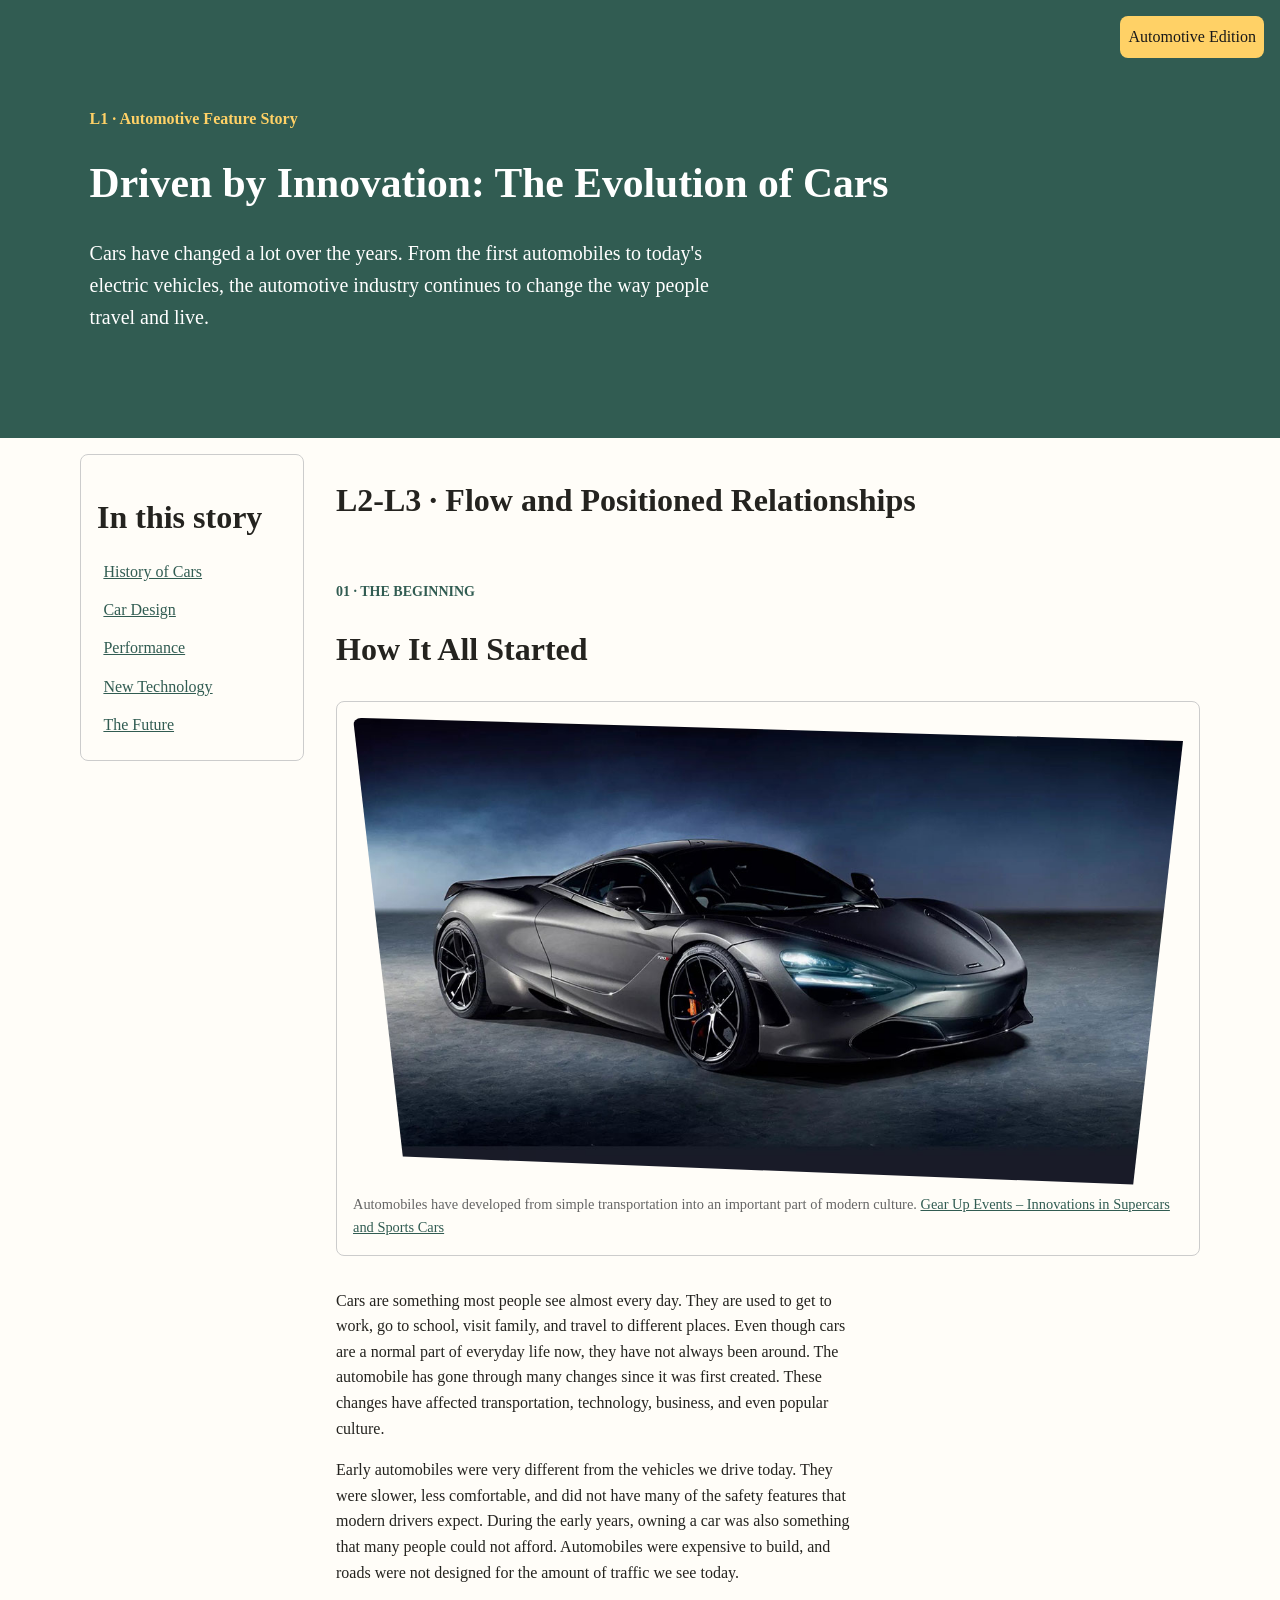
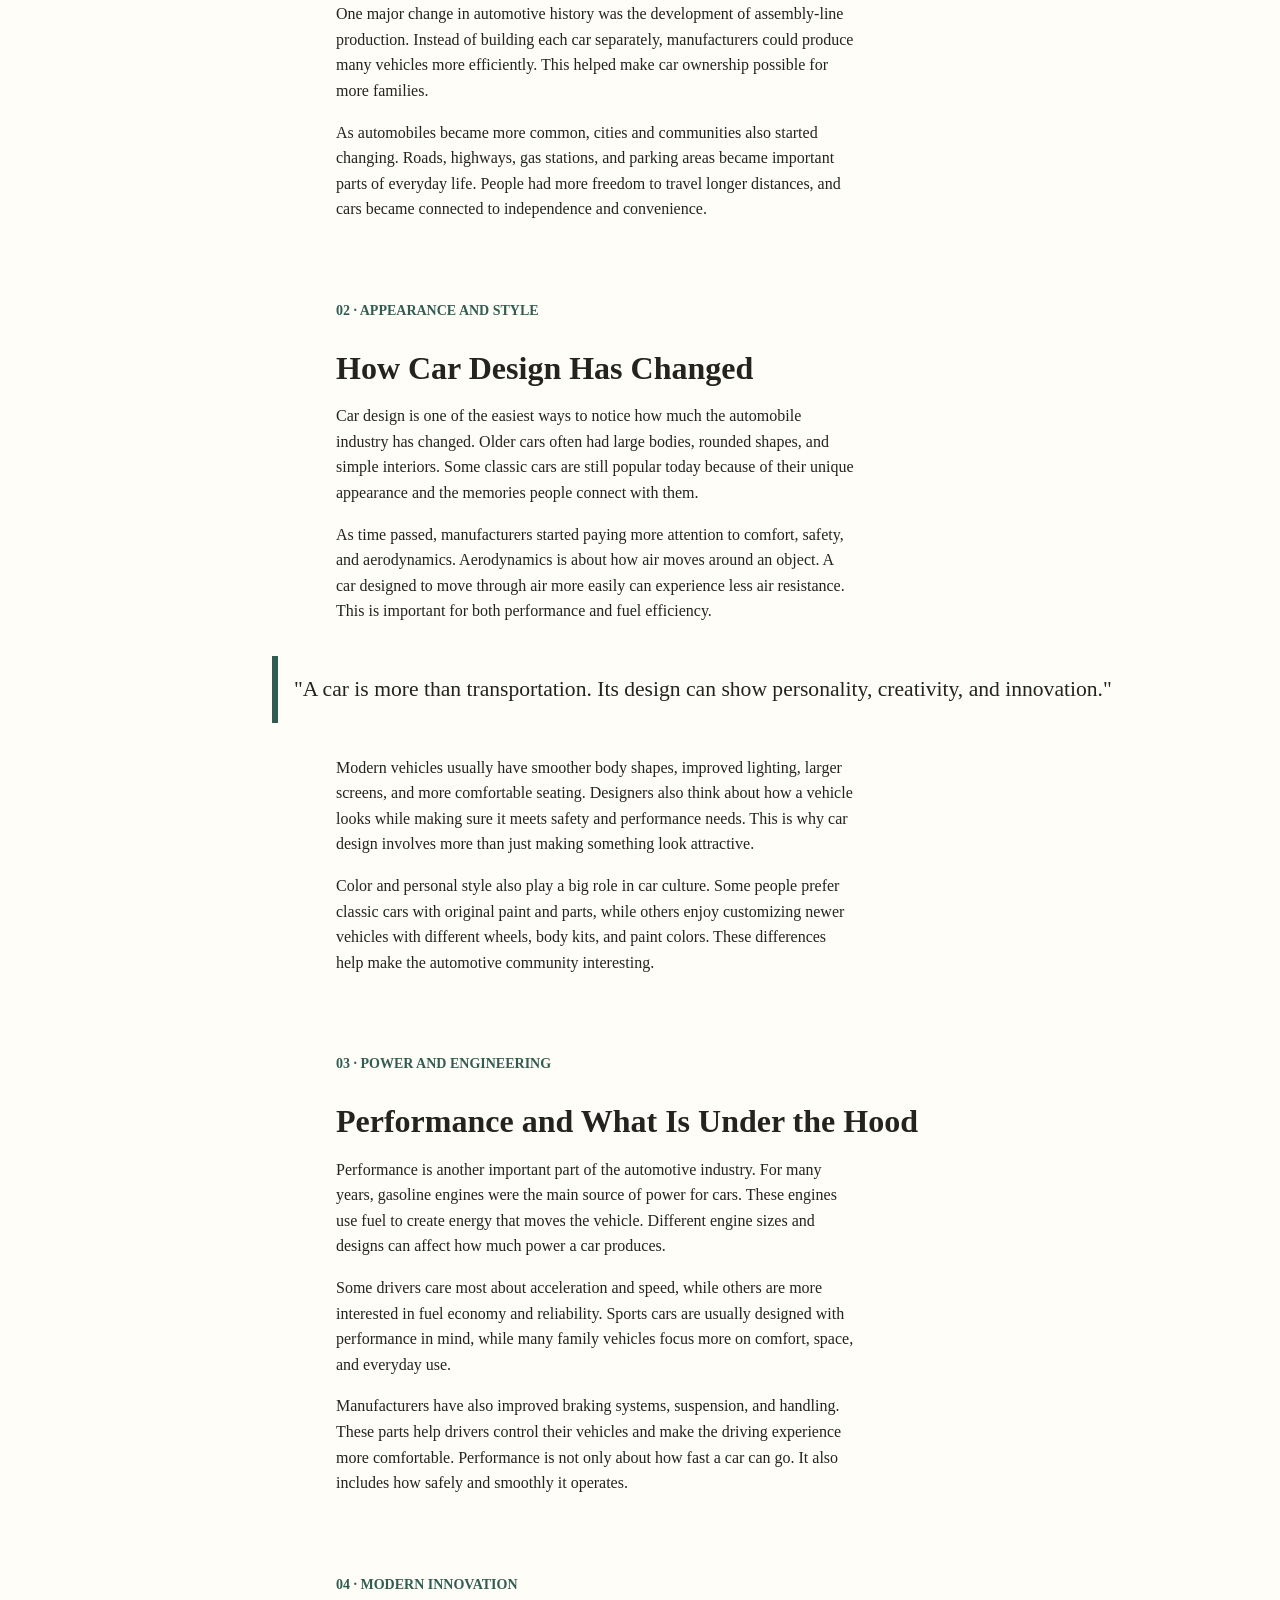
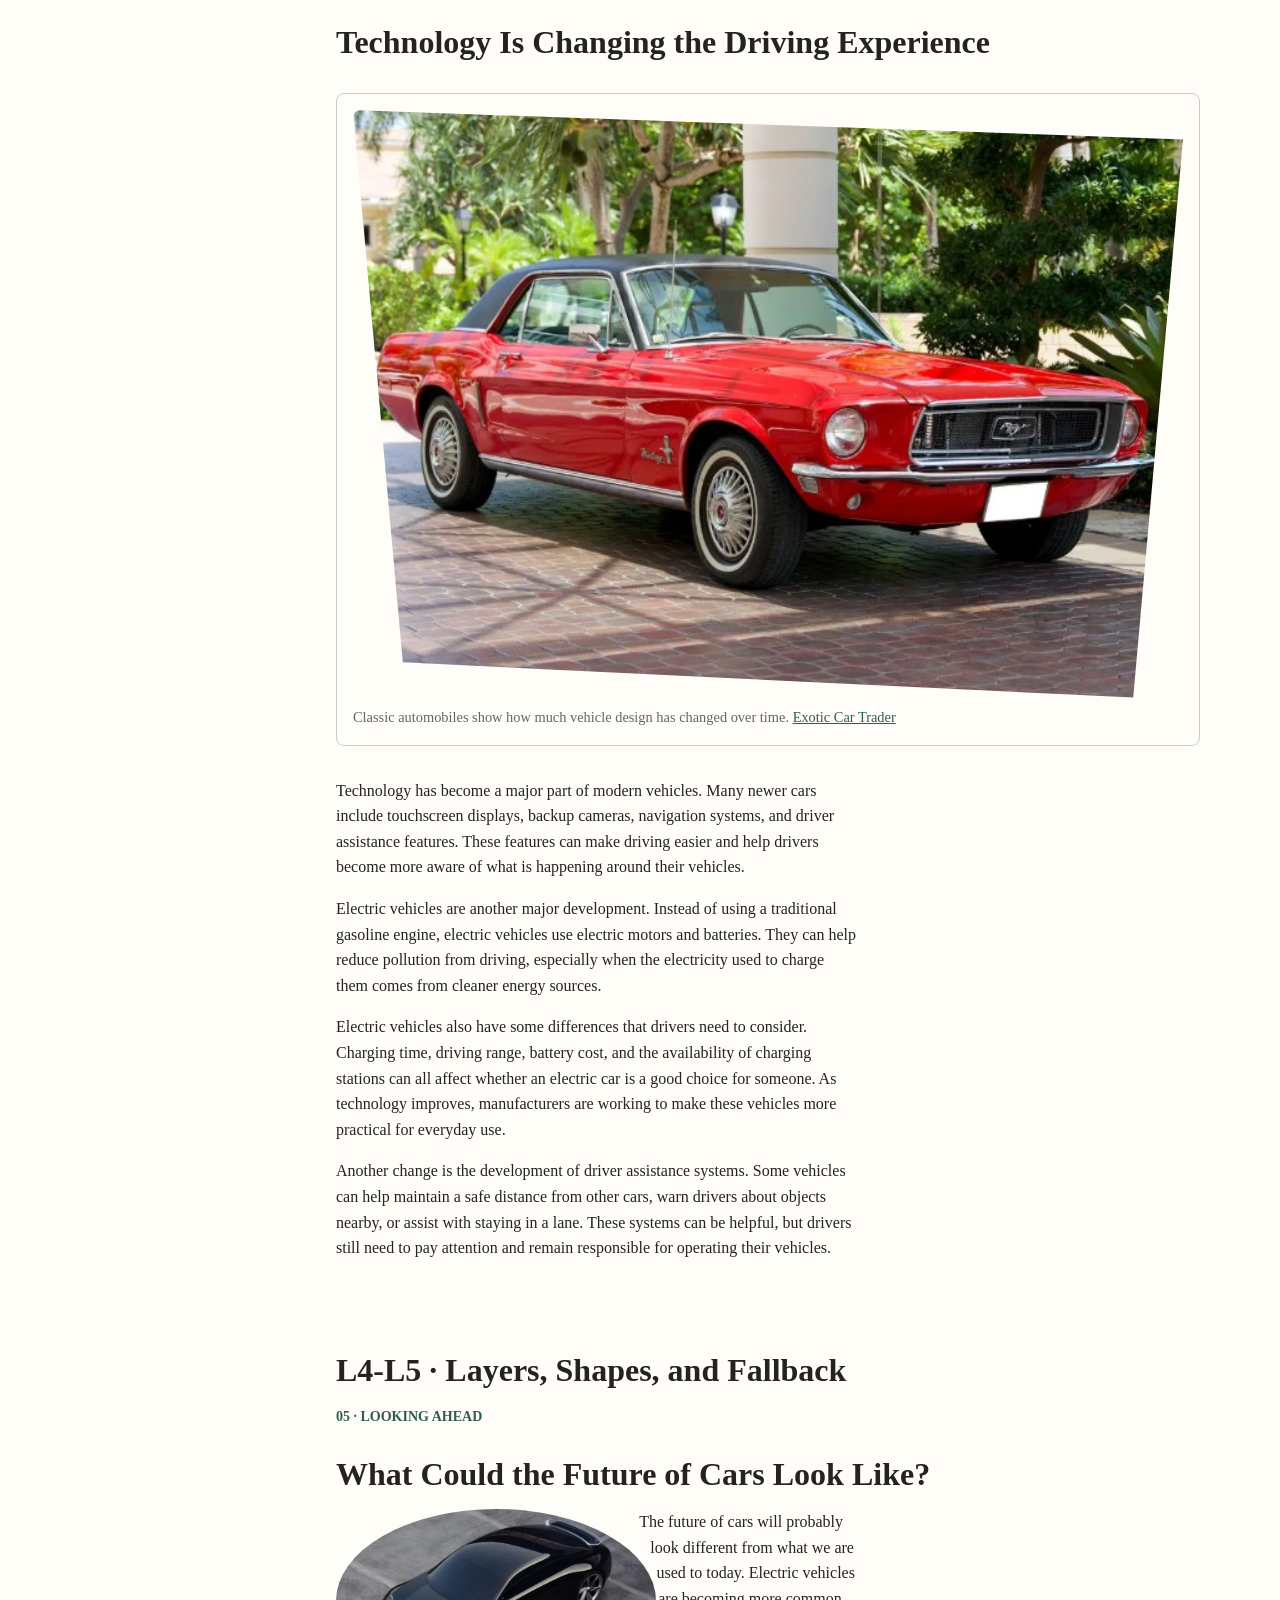
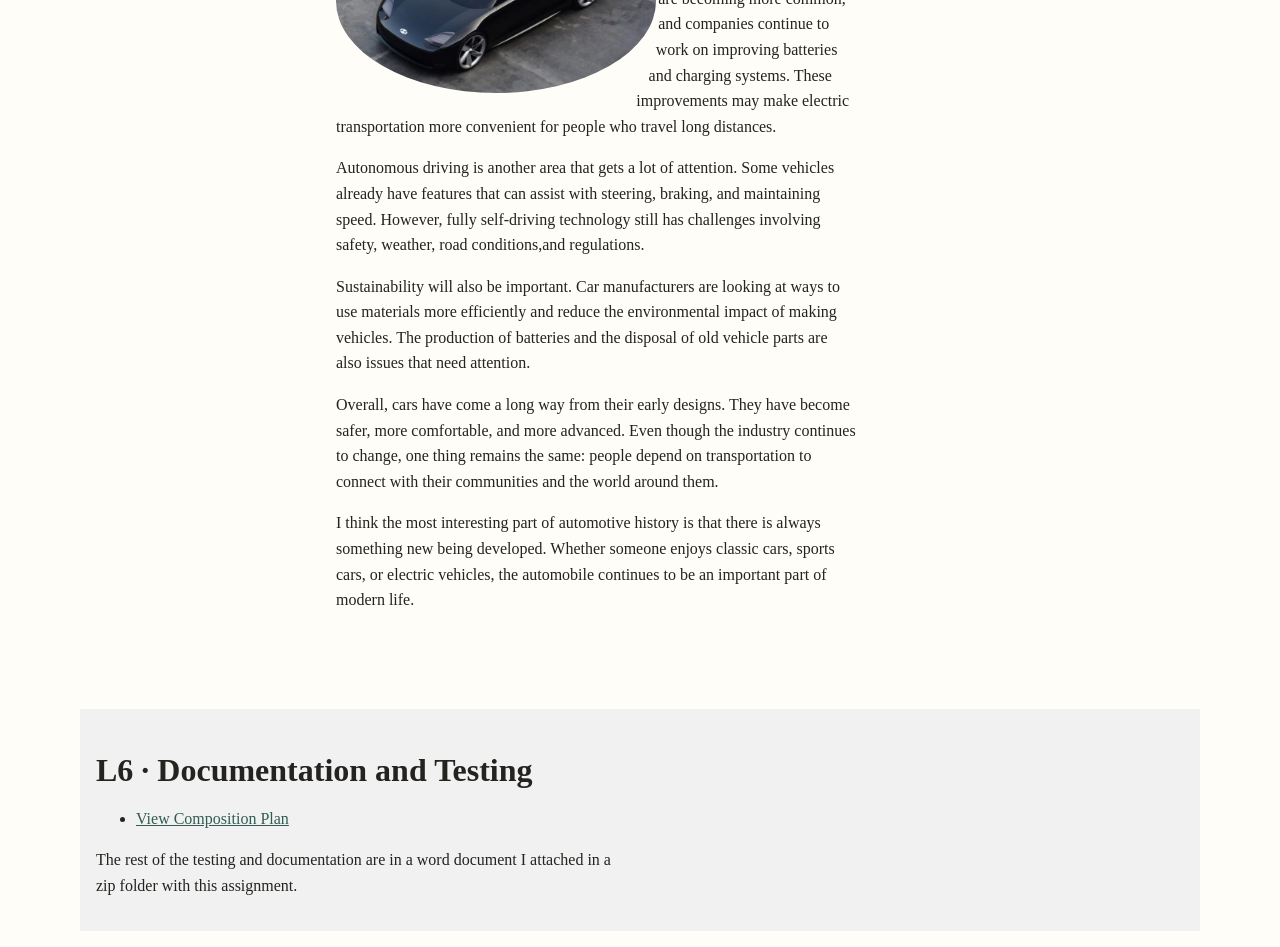
<file: index.html>
<!doctype html>
<html lang="en">
    <head>
        <meta charset="utf-8">
        <meta name="viewport" content="width=device-width,initial-scale=1">
        <title>Driven by Innovation | The Evolution of Cars</title>
        <link rel="stylesheet" href="styles.css">
    </head>
    <body>
        <header class="feature-header">
            <p class="eyebrow">L1 · Automotive Feature Story</p>
            <h1>Driven by Innovation: The Evolution of Cars</h1>
            <p class="lede">
                Cars have changed a lot over the years. From the first automobiles to today's electric vehicles, 
                the automotive industry continues to change the way people travel and live.
            </p>
            <span class="issue-badge">Automotive Edition</span>
        </header>
        <main>
            <aside class="story-guide">
                <h2>In this story</h2>
                <a href="#history">History of Cars</a>
                <a href="#design">Car Design</a>
                <a href="#performance">Performance</a>
                <a href="#technology">New Technology</a>
                <a href="#future">The Future</a>
            </aside>
            <article>
                <h2>L2-L3 · Flow and Positioned Relationships</h2>
                <section id="history">
                    <p class="section-label">01 · The Beginning</p>
                    <h2>How It All Started</h2>
                    <figure class="feature-figure">
                        <img src="feature-car.jpg" alt="A modern sports car photographed" width="1000" height="700">
                        <figcaption>Automobiles have developed from simple transportation into an important part of modern culture.
                            <a href="https://www.gearupeventsme.com/articles/innovations-supercars-sports-cars">
                                Gear Up Events – Innovations in Supercars and Sports Cars
                            </a>
                        </figcaption>
                    </figure>
                    <p>
                        Cars are something most people see almost every day. They are used to get to work, go to school, visit family,
                        and travel to different places. Even though cars are a normal part of everyday life now, they have not always
                        been around. The automobile has gone through many changes since it was first created. These changes have affected
                        transportation, technology, business, and even popular culture.
                    </p>
                    
                    <p>
                        Early automobiles were very different from the vehicles we drive today. They were slower, less comfortable, and
                        did not have many of the safety features that modern drivers expect. During the early years, owning a car was
                        also something that many people could not afford. Automobiles were expensive to build, and roads were not
                        designed for the amount of traffic we see today.
                    </p>

                    <p>
                        One major change in automotive history was the development of assembly-line production. Instead of building each car separately, manufacturers
                        could produce many vehicles more efficiently. This helped make car ownership possible for more families.
                    </p>

                    <p>
                        As automobiles became more common, cities and communities also started changing. Roads, highways, gas stations, and
                        parking areas became important parts of everyday life. People had more freedom to travel longer distances, and
                        cars became connected to independence and convenience.
                    </p>

                </section>

                <section id="design">
                    <p class="section-label">02 · Appearance and Style</p>
                    <h2>How Car Design Has Changed</h2>
                    
                    <p>
                        Car design is one of the easiest ways to notice how much the automobile industry has changed. Older cars often had
                        large bodies, rounded shapes, and simple interiors. Some classic cars are still popular today because of
                        their unique appearance and the memories people connect with them.
                    </p>

                    <p>
                        As time passed, manufacturers started paying more attention to comfort, safety, and aerodynamics.
                        Aerodynamics is about how air moves around an object.
                        A car designed to move through air more easily can
                        experience less air resistance. This is important for
                        both performance and fuel efficiency.
                    </p>

                    <blockquote class="pull-quote">
                        "A car is more than transportation. Its design can show personality, creativity, and innovation."
                    </blockquote>

                    <p>
                        Modern vehicles usually have smoother body shapes, improved lighting, larger screens, and more comfortable
                        seating. Designers also think about how a vehicle looks while making sure it meets safety and performance needs.
                        This is why car design involves more than just making something look attractive.
                    </p>

                    <p>
                        Color and personal style also play a big role in car culture. Some people prefer classic cars with original
                        paint and parts, while others enjoy customizing newer vehicles with different wheels, body kits, and paint
                        colors. These differences help make the automotive community interesting.
                    </p>
                </section>

                <section id="performance">
                    <p class="section-label">03 · Power and Engineering</p>
                    <h2>Performance and What Is Under the Hood</h2>

                    <p>
                        Performance is another important part of the automotive industry. For many years, gasoline engines were the main
                        source of power for cars. These engines use fuel to create energy that moves the vehicle. Different engine sizes
                        and designs can affect how much power a car produces.
                    </p>

                    <p>
                        Some drivers care most about acceleration and speed, while others are more interested in fuel economy and
                        reliability. Sports cars are usually designed with performance in mind, while many family vehicles focus
                        more on comfort, space, and everyday use.
                    </p>

                    <p>
                        Manufacturers have also improved braking systems, suspension, and handling. These parts help drivers
                        control their vehicles and make the driving experience more comfortable. Performance is not only about how fast
                        a car can go. It also includes how safely and smoothly it operates.
                    </p>
                </section>

                <section id="technology">
                    <p class="section-label">04 · Modern Innovation</p>
                    <h2>Technology Is Changing the Driving Experience</h2>

                    <figure class="feature-figure">
                        <img src="classic-car.jpg"
                            alt="1968 Ford Mustang showing an older style of car design" width="900" height="600">
                            
                            <figcaption> Classic automobiles show how much vehicle design has changed over time. 
                                <a href="https://www.exoticcartrader.com/blog/what-is-classic-car?srsltid=AYCX9vJnU0DXCMF-uHN_Tjyyg6Aw3O7LIM2vFFnXSuBs21I7A-P2qpaf">
                                    Exotic Car Trader
                                </a>
                            </figcaption>
                    </figure>

                    <p>
                        Technology has become a major part of modern vehicles. Many newer cars include touchscreen displays, backup
                        cameras, navigation systems, and driver assistance features. These features can make driving easier and
                        help drivers become more aware of what is happening around their vehicles.
                    </p>

                    <p>
                        Electric vehicles are another major development. Instead of using a traditional gasoline engine,
                        electric vehicles use electric motors and batteries. They can help reduce pollution from driving, especially
                        when the electricity used to charge them comes from cleaner energy sources.
                    </p>

                    <p>
                        Electric vehicles also have some differences that drivers need to consider. Charging time, driving range,
                        battery cost, and the availability of charging stations can all affect whether an electric car is a good choice
                        for someone. As technology improves, manufacturers are working to make these vehicles more practical for everyday use.
                    </p>

                    <p>
                        Another change is the development of driver assistance systems. Some vehicles can help maintain a safe distance
                        from other cars, warn drivers about objects nearby, or assist with staying in a lane. These systems can be
                        helpful, but drivers still need to pay attention and remain responsible for operating their vehicles.
                    </p>
                </section>

                <section id="future">
                    <h2>L4-L5 · Layers, Shapes, and Fallback</h2>
                    <p class="section-label">05 · Looking Ahead</p>
                    <h2>What Could the Future of Cars Look Like?</h2>

                    <img class="shape-portrait"
                        src="feature-car-2.jpg"
                        alt="A futuristic vehicle representing changes in automotive design" width="600" height="600">

                    <p>
                        The future of cars will probably look different from what we are used to today. Electric vehicles are becoming
                        more common, and companies continue to work on improving batteries and charging systems. These improvements may
                        make electric transportation more convenient for people who travel long distances.
                    </p>

                    <p>
                        Autonomous driving is another area that gets a lot of attention. Some vehicles already have features that can
                        assist with steering, braking, and maintaining speed. However, fully self-driving technology still has
                        challenges involving safety, weather, road conditions,and regulations.
                    </p>

                    <p>
                        Sustainability will also be important. Car manufacturers are looking at ways to use materials more efficiently
                        and reduce the environmental impact of making vehicles. The production of batteries and the disposal of old
                        vehicle parts are also issues that need attention.
                    </p>

                    <p>
                        Overall, cars have come a long way from their early designs. They have become safer, more comfortable,
                        and more advanced. Even though the industry continues to change, one thing remains the same: people depend
                        on transportation to connect with their communities and the world around them.
                    </p>

                    <p>
                        I think the most interesting part of automotive history is that there is always something new being developed. Whether someone enjoys classic cars, sports cars, or
                        electric vehicles, the automobile continues to be an important part of modern life.
                    </p>
                </section>
            </article>
            <section class="documentation">
                <h2>L6 · Documentation and Testing</h2>
                
                <ul>
                    <li>
                        <a href="composition-plan.html">
                            View Composition Plan
                        </a>
                    </li>
                </ul>

                <p>The rest of the testing and documentation are in a word document I attached in a zip folder with this assignment.</p>

            </section>
        </main>
    </body>
    </html>
</file>
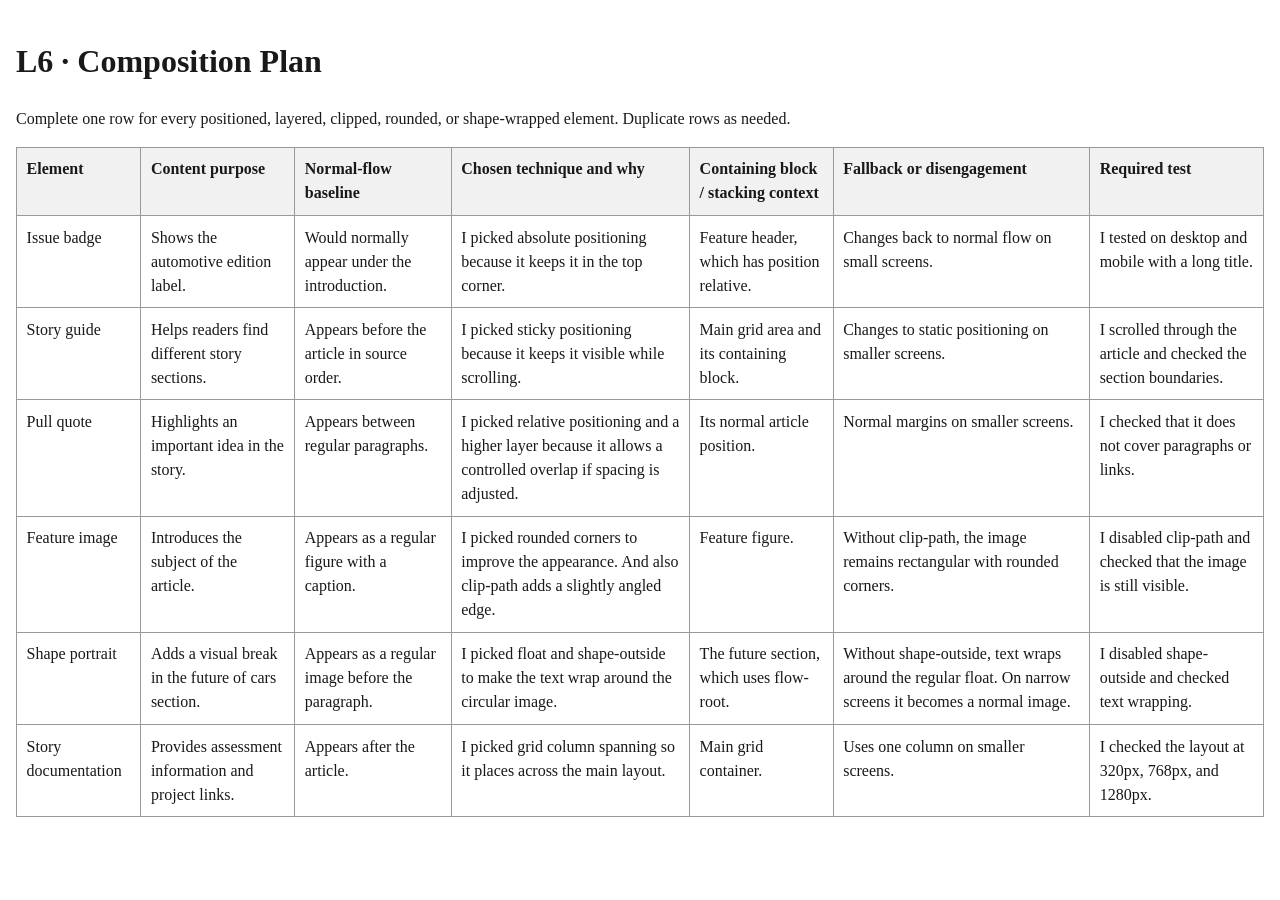
<file: composition-plan.html>
<!doctype html>
<html lang="en">
    <head>
        <meta charset="utf-8">
        <meta name="viewport" content="width=device-width,initial-scale=1">
        <title>Composition Plan</title>
        <style>
            body{
                font-family:Georgia, 'Times New Roman',Serif;
                line-height:1.5;
                max-width:90rem;
                margin:auto;
                padding:1rem;
                color:#191919;
                }
            table{
                width:100%;
                border-collapse:collapse;
                }
            th,td{
                padding:.6rem;
                border:1px solid #999;
                text-align:left;
                vertical-align:top;
                }
            th{
                background:#f1f1f1;
                }
        </style>
        </head>
        <body>
            <h1>L6 · Composition Plan</h1>
            <p>Complete one row for every positioned, layered, clipped, rounded, or shape-wrapped element. Duplicate rows as needed.</p>
            <table>
                <thead>
                    <tr>
                        <th>Element</th>
                        <th>Content purpose</th>
                        <th>Normal-flow baseline</th>
                        <th>Chosen technique and why</th>
                        <th>Containing block / stacking context</th>
                        <th>Fallback or disengagement</th>
                        <th>Required test</th>
                    </tr>
                </thead>
                <tbody>
                    <tr>
                        <td>Issue badge</td>
                        <td>Shows the automotive edition label.</td>
                        <td>Would normally appear under the introduction.</td>
                        <td>I picked absolute positioning because it keeps it in the top corner.</td>
                        <td>Feature header, which has position relative.</td>
                        <td>Changes back to normal flow on small screens.</td>
                        <td>I tested on desktop and mobile with a long title.</td>
                    </tr>

                    <tr>
                        <td>Story guide</td>
                        <td>Helps readers find different story sections.</td>
                        <td>Appears before the article in source order.</td>
                        <td>I picked sticky positioning because it keeps it visible while scrolling.</td>
                        <td>Main grid area and its containing block.</td>
                        <td>Changes to static positioning on smaller screens.</td>
                        <td>I scrolled through the article and checked the section boundaries.</td>
                    </tr>

                    <tr>
                        <td>Pull quote</td>
                        <td>Highlights an important idea in the story.</td>
                        <td>Appears between regular paragraphs.</td>
                        <td>I picked relative positioning and a higher layer because it allows a controlled overlap if spacing is adjusted.</td>
                        <td>Its normal article position.</td>
                        <td>Normal margins on smaller screens.</td>
                        <td>I checked that it does not cover paragraphs or links.</td>
                    </tr>

                    <tr>
                        <td>Feature image</td>
                        <td>Introduces the subject of the article.</td>
                        <td>Appears as a regular figure with a caption.</td>
                        <td>I picked rounded corners to improve the appearance. And also clip-path adds a slightly angled edge.</td>
                        <td>Feature figure.</td>
                        <td>Without clip-path, the image remains rectangular with rounded corners.</td>
                        <td>I disabled clip-path and checked that the image is still visible.</td>
                    </tr>

                    <tr>
                        <td>Shape portrait</td>
                        <td>Adds a visual break in the future of cars section.</td>
                        <td>Appears as a regular image before the paragraph.</td>
                        <td>I picked float and shape-outside to make the text wrap around the circular image.</td>
                        <td>The future section, which uses flow-root.</td>
                        <td>Without shape-outside, text wraps around the regular float. On narrow screens it becomes a normal image.</td>
                        <td>I disabled shape-outside and checked text wrapping.</td>
                    </tr>

                    <tr>
                        <td>Story documentation</td>
                        <td>Provides assessment information and project links.</td>
                        <td>Appears after the article.</td>
                        <td>I picked grid column spanning so it places across the main layout.</td>
                        <td>Main grid container.</td>
                        <td>Uses one column on smaller screens.</td>
                        <td>I checked the layout at 320px, 768px, and 1280px.</td>
                    </tr>

                </tbody>
            </table>
        </body>
        </html>
</file>
<file: styles.css>
:root{
    --font-body: Georgia, "Times New Roman", serif;
    --font-display: Georgia, "Times New Roman", serif;
    --font-size-base: 1rem;
    --leading-body: 1.6;

    --color-background: #f5f1e8;
    --color-main: #fffdf8;
    --color-text: #24231f;
    --color-secondary: #666;
    --color-border: #ccc;
    --color-pop-out: #315c52;
    --color-focus: #c77b16;
    --color-accent: #ffd166;

    --small-spacing: 8px;
    --medium-spacing: 16px;
    --large-spacing: 32px;
    --measure: 65ch;

    --radius: 8px;

    --layer-base: 0;
    --layer-raised: 10;
    --layer-sticky: 20;

    --shadow: 0 4px 12px #0002;
}
*,*::before,*::after{
    box-sizing:border-box;
}
html{
    scroll-behavior:smooth;
}
body{
    margin:0;
    color:var(--color-text);
    background:var(--color-main);
    font-family:var(--font-body);
    font-size: var(--font-size-base);
    line-height: var(--leading-body);
}

h1, h2, h3 {
    font-family: var(--font-display);
    line-height: 1.2;
}

h1 {
    font-size: 2.6rem;
}

h2 {
    margin-bottom: var(--medium-spacing);
    font-size: 2rem;
}

h3 {
    margin: var(--medium-spacing) 0 var(--small-spacing);
    font-size: 1.4rem;
}

p {
    max-width: var(--measure);
    margin-bottom: var(--medium-spacing);
}

.feature-header{
    position:relative;
    padding:clamp(2rem,7vw,6rem);
    background:var(--color-pop-out);
    color:#fff;
}
.eyebrow{
    color:var(--color-accent);
    font-weight:700;
}
.lede{
    max-width:var(--measure);
    font-size:1.25rem;
}
.issue-badge{
    position:absolute;
    inset-block-start:1rem;
    inset-inline-end:1rem;
    padding:.5rem;
    background:var(--color-accent);
    color:#191919;
    border-radius: var(--radius);
}
main{
    display:grid;
    gap:2rem;
    max-width:72rem;
    margin:auto;
    padding:var(--medium-spacing);
}
article{
    min-width:0;
}
article section{
    display:flow-root;
    margin-block:3rem;
    scroll-margin-block-start:6rem;
}
.section-label {
    margin-bottom: var(--small-spacing);
    color: var(--color-pop-out);
    font-size: .875rem;
    font-weight: bold;
    text-transform: uppercase;
}
.story-guide{
    align-self:start;
    padding:1rem;
    background: var(--color-main);
    border: 1px solid var(--color-border);
    border-radius: var(--radius);
}
.story-guide a{
    display:block;
    padding:.4rem;
}

.story-guide a:hover {
    background: var(--color-background);
}

.feature-figure{
    position:relative;
    margin:2rem 0;
    padding:1rem;
    border:1px solid var(--color-border);
    border-radius:var(--radius);
    background: var(--color-main);

}

.feature-figure img {
    border-radius: var(--radius);
}

img{
    display:block;
    max-width:100%;
    height:auto;
}

.feature-figure figcaption {
    margin-top: var(--small-spacing);
    color: var(--color-secondary);
    font-size: .9rem;
}

.pull-quote{
    margin:2rem 0;
    padding:1rem;
    border-inline-start:.4rem solid var(--color-pop-out);
    font-size:1.35rem;
    background: var(--color-main);

}
.shape-portrait{
    width:min(45%,20rem);
    margin:0 1rem 1rem 0;
    border-radius:50%;
}
.documentation{
    grid-column:1/-1;
    padding:1rem;
    background:#f1f1f1;
}

a {
    color: var(--color-pop-out);
}

a:hover {
    color: var(--color-text);
}

@media (min-width: 52rem) {
    main {
        grid-template-columns: 14rem minmax(0, 1fr);
    }

    .story-guide {
        position: sticky;
        top: 1rem;
        z-index: var(--layer-sticky);
    }

    .pull-quote {
        position: relative;
        z-index: var(--layer-raised);
        margin-left: -4rem;
    }

    @supports (shape-outside: circle(50%)) {
        .shape-portrait {
            float: left;
            shape-outside: circle(50%);
            shape-margin: 1rem;
        }
    }

    @supports (clip-path: polygon(0 0)) {
        .feature-figure img {
            clip-path: polygon(
                0 0,
                100% 5%,
                94% 100%,
                6% 94%
            );
        }
    }
}

@media (max-width: 51.99rem) {

    main {
        grid-template-columns: 1fr;
    }

    .story-guide {
        position: static;
    }

    .pull-quote {
        margin-left: 0;
    }

    .documentation {
        grid-column: 1;
    }

    .shape-portrait {
        width: min(45%, 12rem);
    }
}

@media (max-width: 600px) {

    h1 {
        font-size: 2rem;
    }

    h2 {
        font-size: 1.6rem;
    }

    .feature-header {
        padding: 4rem 1.25rem 2rem;
    }

    .issue-badge {
        position: static;
        display: inline-block;
        margin-top: 1rem;
    }
}

:focus-visible {
    outline: 3px solid var(--color-focus);
    outline-offset: 2px;
}

@media (prefers-reduced-motion: reduce) {
    html {
        scroll-behavior: auto;
    }
}

@media (min-width: 40rem) and (max-width: 51.99rem) {
    @supports (shape-outside: circle(50%)) {
        .shape-portrait {
            float: left;
            shape-outside: circle(50%);
            shape-margin: 1rem;
        }

    }
}
</file>
